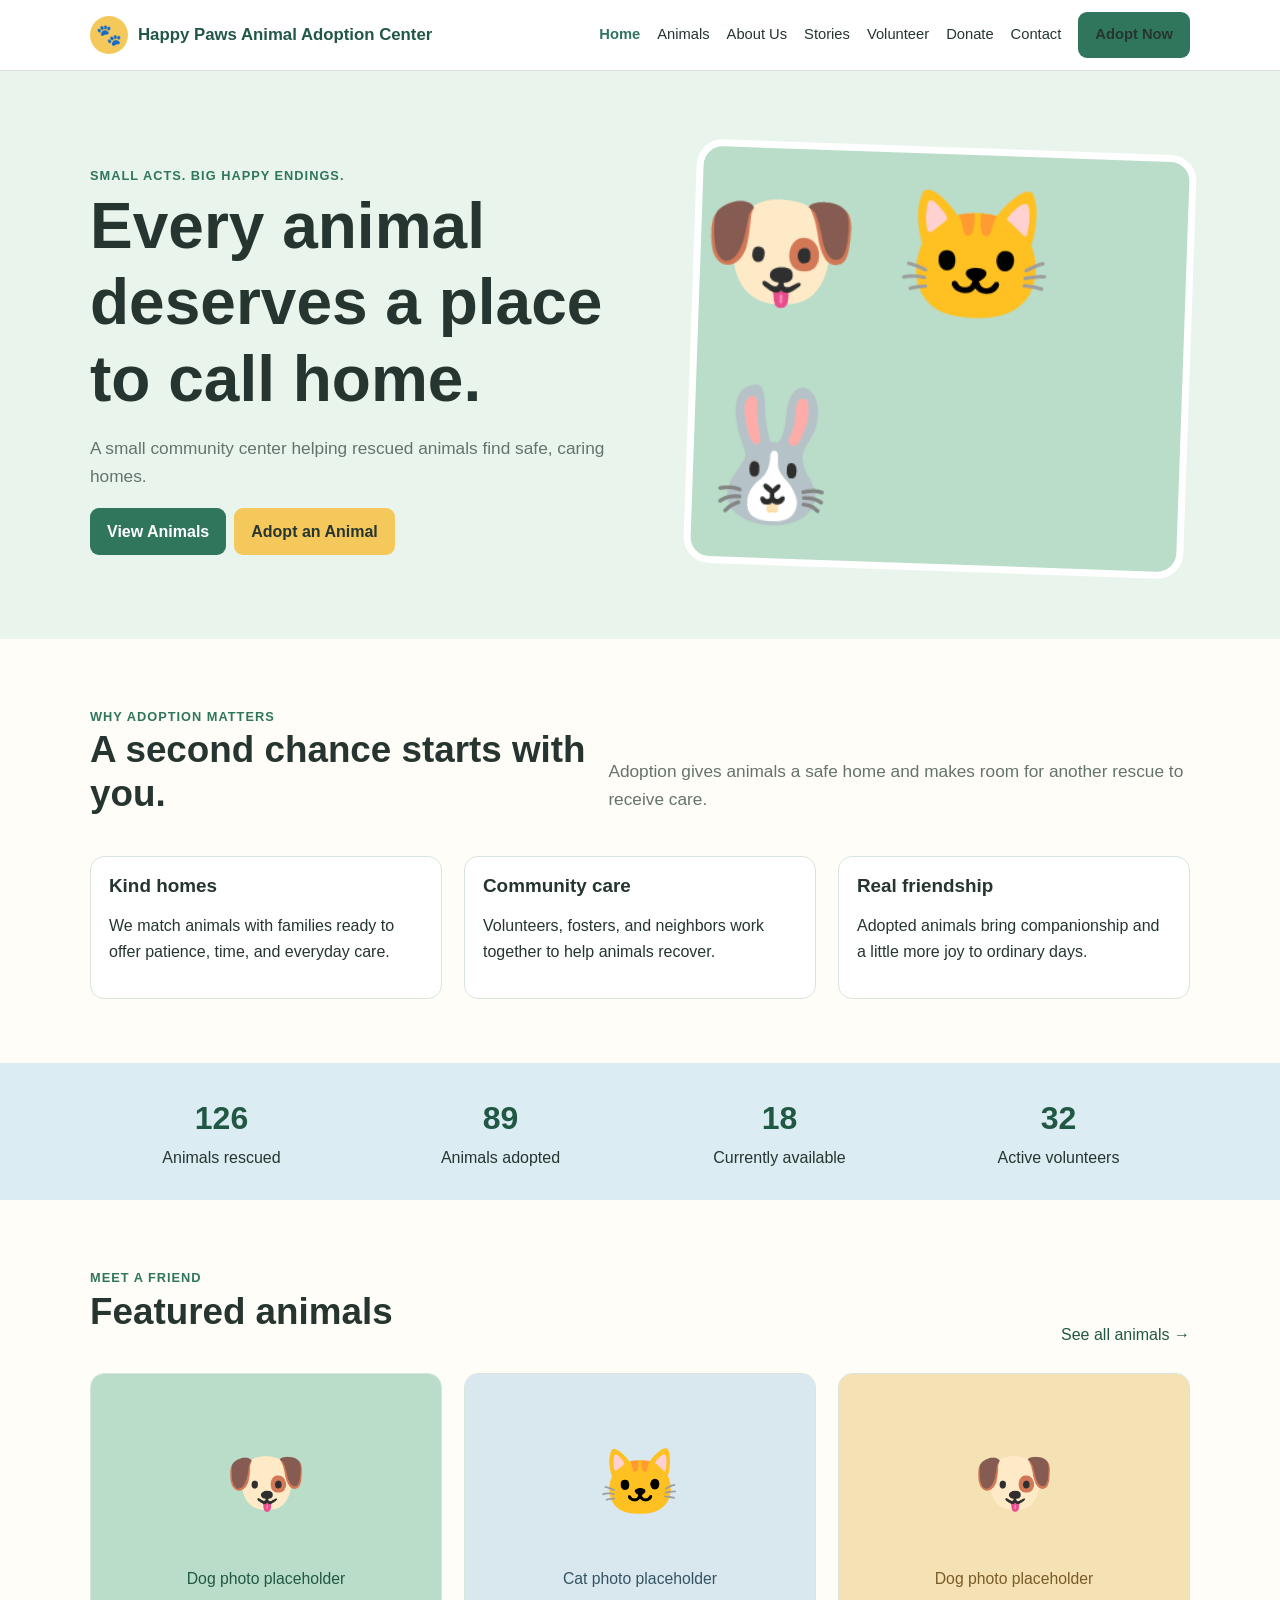
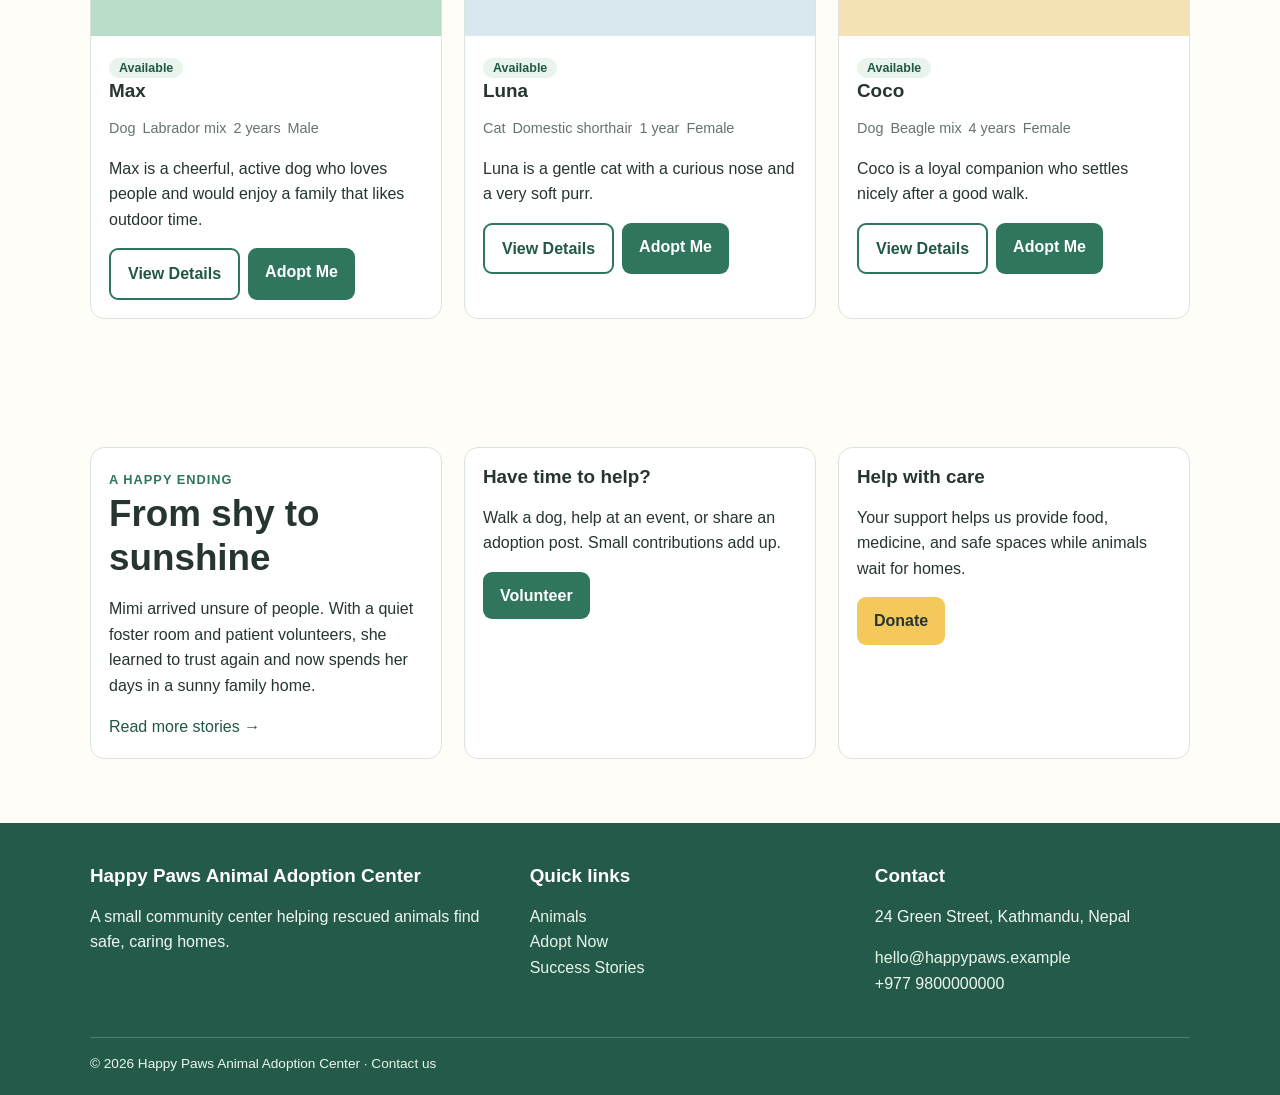
<file: index.html>
<!doctype html>
<html lang="en">
<head><meta charset="utf-8"><meta name="viewport" content="width=device-width, initial-scale=1"><title>Happy Paws | Animal Adoption Center</title><link rel="stylesheet" href="css/style.css"></head>
<body>
<header class="site-header"><div class="container nav-wrap"><a class="brand" href="index.html"><span class="brand-mark">🐾</span><span data-center-name>Happy Paws</span></a><button class="nav-toggle" aria-label="Open menu">☰</button><nav class="nav-links"><a class="active" href="index.html">Home</a><a href="animals.html">Animals</a><a href="about.html">About Us</a><a href="success-stories.html">Stories</a><a href="volunteer.html">Volunteer</a><a href="donate.html">Donate</a><a href="contact.html">Contact</a><a class="button" href="adoption.html">Adopt Now</a></nav></div></header>
<main>
	<section class="hero"><div class="container hero-grid"><div><span class="eyebrow">Small acts. Big happy endings.</span><h1>Every animal deserves a place to call home.</h1><p class="lead" data-center-description>A small community center helping rescued animals find safe, caring homes.</p><div class="card-actions"><a class="button" href="animals.html">View Animals</a><a class="button secondary" href="adoption.html">Adopt an Animal</a></div></div><div class="hero-art" aria-label="Illustration of a dog, cat and rabbit">🐶 🐱 🐰</div></div></section>
	<section class="section"><div class="container"><div class="section-heading"><div><span class="eyebrow">Why adoption matters</span><h2>A second chance starts with you.</h2></div><p class="lead">Adoption gives animals a safe home and makes room for another rescue to receive care.</p></div><div class="grid-3"><article class="card"><div class="card-body"><h3>Kind homes</h3><p>We match animals with families ready to offer patience, time, and everyday care.</p></div></article><article class="card"><div class="card-body"><h3>Community care</h3><p>Volunteers, fosters, and neighbors work together to help animals recover.</p></div></article><article class="card"><div class="card-body"><h3>Real friendship</h3><p>Adopted animals bring companionship and a little more joy to ordinary days.</p></div></article></div></div></section>
	<section class="stats"><div class="container grid-4"><div class="stat"><strong>126</strong><span>Animals rescued</span></div><div class="stat"><strong>89</strong><span>Animals adopted</span></div><div class="stat"><strong>18</strong><span>Currently available</span></div><div class="stat"><strong>32</strong><span>Active volunteers</span></div></div></section>
	<section class="section"><div class="container"><div class="section-heading"><div><span class="eyebrow">Meet a friend</span><h2>Featured animals</h2></div><a href="animals.html">See all animals →</a></div><div id="featured-animals" class="grid-3"></div></div></section>
	<section class="section"><div class="container grid-3"><div class="card"><div class="card-body"><span class="eyebrow">A happy ending</span><h2>From shy to sunshine</h2><p>Mimi arrived unsure of people. With a quiet foster room and patient volunteers, she learned to trust again and now spends her days in a sunny family home.</p><a href="success-stories.html">Read more stories →</a></div></div><div class="card"><div class="card-body"><h3>Have time to help?</h3><p>Walk a dog, help at an event, or share an adoption post. Small contributions add up.</p><a class="button" href="volunteer.html">Volunteer</a></div></div><div class="card"><div class="card-body"><h3>Help with care</h3><p>Your support helps us provide food, medicine, and safe spaces while animals wait for homes.</p><a class="button secondary" href="donate.html">Donate</a></div></div></div></section>
</main>
<footer class="footer"><div class="container footer-grid"><div><h3 data-center-name>Happy Paws Animal Adoption Center</h3><p data-center-description>A small community center helping rescued animals find safe, caring homes.</p></div><div><h3>Quick links</h3><p><a href="animals.html">Animals</a><br><a href="adoption.html">Adopt Now</a><br><a href="success-stories.html">Success Stories</a></p></div><div><h3>Contact</h3><p data-center-address>Address</p><p><a data-center-email href="mailto:hello@happypaws.example">Email</a><br><span data-center-phone>Phone</span></p></div></div><div class="container footer-bottom">© <span data-year></span> <span data-center-name>Happy Paws Animal Adoption Center</span> · <a href="contact.html">Contact us</a></div></footer><button class="back-top" aria-label="Back to top">↑</button>
<script src="js/data.js"></script><script src="js/main.js"></script><script src="js/animals.js"></script>
</body></html>
</file>
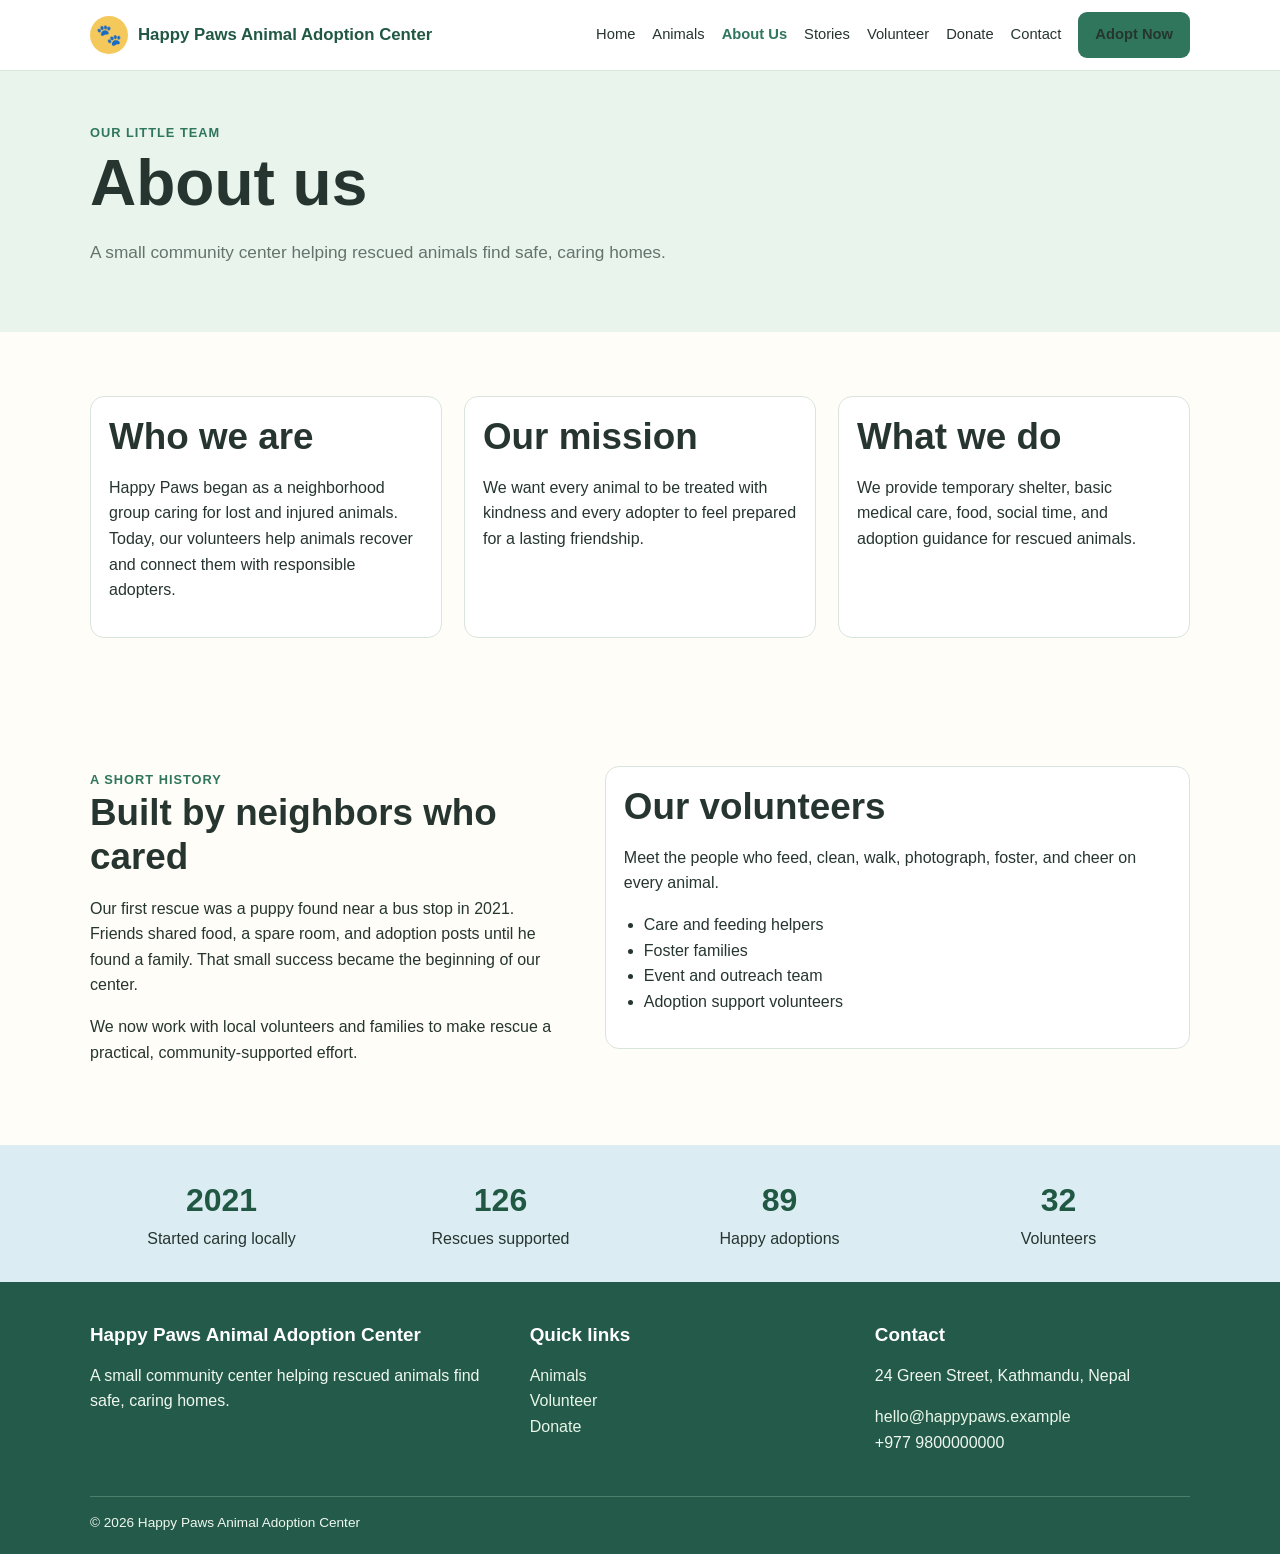
<file: about.html>
<!doctype html><html lang="en"><head><meta charset="utf-8"><meta name="viewport" content="width=device-width, initial-scale=1"><title>About Us | Happy Paws</title><link rel="stylesheet" href="css/style.css"></head><body>
<header class="site-header"><div class="container nav-wrap"><a class="brand" href="index.html"><span class="brand-mark">🐾</span><span data-center-name>Happy Paws</span></a><button class="nav-toggle" aria-label="Open menu">☰</button><nav class="nav-links"><a href="index.html">Home</a><a href="animals.html">Animals</a><a class="active" href="about.html">About Us</a><a href="success-stories.html">Stories</a><a href="volunteer.html">Volunteer</a><a href="donate.html">Donate</a><a href="contact.html">Contact</a><a class="button" href="adoption.html">Adopt Now</a></nav></div></header>
<main><section class="page-intro"><div class="container"><span class="eyebrow">Our little team</span><h1>About us</h1><p class="lead" data-center-description></p></div></section><section class="section"><div class="container grid-3"><article class="card"><div class="card-body"><h2>Who we are</h2><p>Happy Paws began as a neighborhood group caring for lost and injured animals. Today, our volunteers help animals recover and connect them with responsible adopters.</p></div></article><article class="card"><div class="card-body"><h2>Our mission</h2><p>We want every animal to be treated with kindness and every adopter to feel prepared for a lasting friendship.</p></div></article><article class="card"><div class="card-body"><h2>What we do</h2><p>We provide temporary shelter, basic medical care, food, social time, and adoption guidance for rescued animals.</p></div></article></div></section><section class="section"><div class="container detail-grid"><div><span class="eyebrow">A short history</span><h2>Built by neighbors who cared</h2><p>Our first rescue was a puppy found near a bus stop in 2021. Friends shared food, a spare room, and adoption posts until he found a family. That small success became the beginning of our center.</p><p>We now work with local volunteers and families to make rescue a practical, community-supported effort.</p></div><div class="card"><div class="card-body"><h2>Our volunteers</h2><p>Meet the people who feed, clean, walk, photograph, foster, and cheer on every animal.</p><ul class="info-list"><li>Care and feeding helpers</li><li>Foster families</li><li>Event and outreach team</li><li>Adoption support volunteers</li></ul></div></div></div></section><section class="stats"><div class="container grid-4"><div class="stat"><strong>2021</strong><span>Started caring locally</span></div><div class="stat"><strong>126</strong><span>Rescues supported</span></div><div class="stat"><strong>89</strong><span>Happy adoptions</span></div><div class="stat"><strong>32</strong><span>Volunteers</span></div></div></section></main>
<footer class="footer"><div class="container footer-grid"><div><h3 data-center-name></h3><p data-center-description></p></div><div><h3>Quick links</h3><p><a href="animals.html">Animals</a><br><a href="volunteer.html">Volunteer</a><br><a href="donate.html">Donate</a></p></div><div><h3>Contact</h3><p data-center-address></p><p><a data-center-email></a><br><span data-center-phone></span></p></div></div><div class="container footer-bottom">© <span data-year></span> <span data-center-name></span></div></footer><button class="back-top" aria-label="Back to top">↑</button><script src="js/data.js"></script><script src="js/main.js"></script></body></html>
</file>
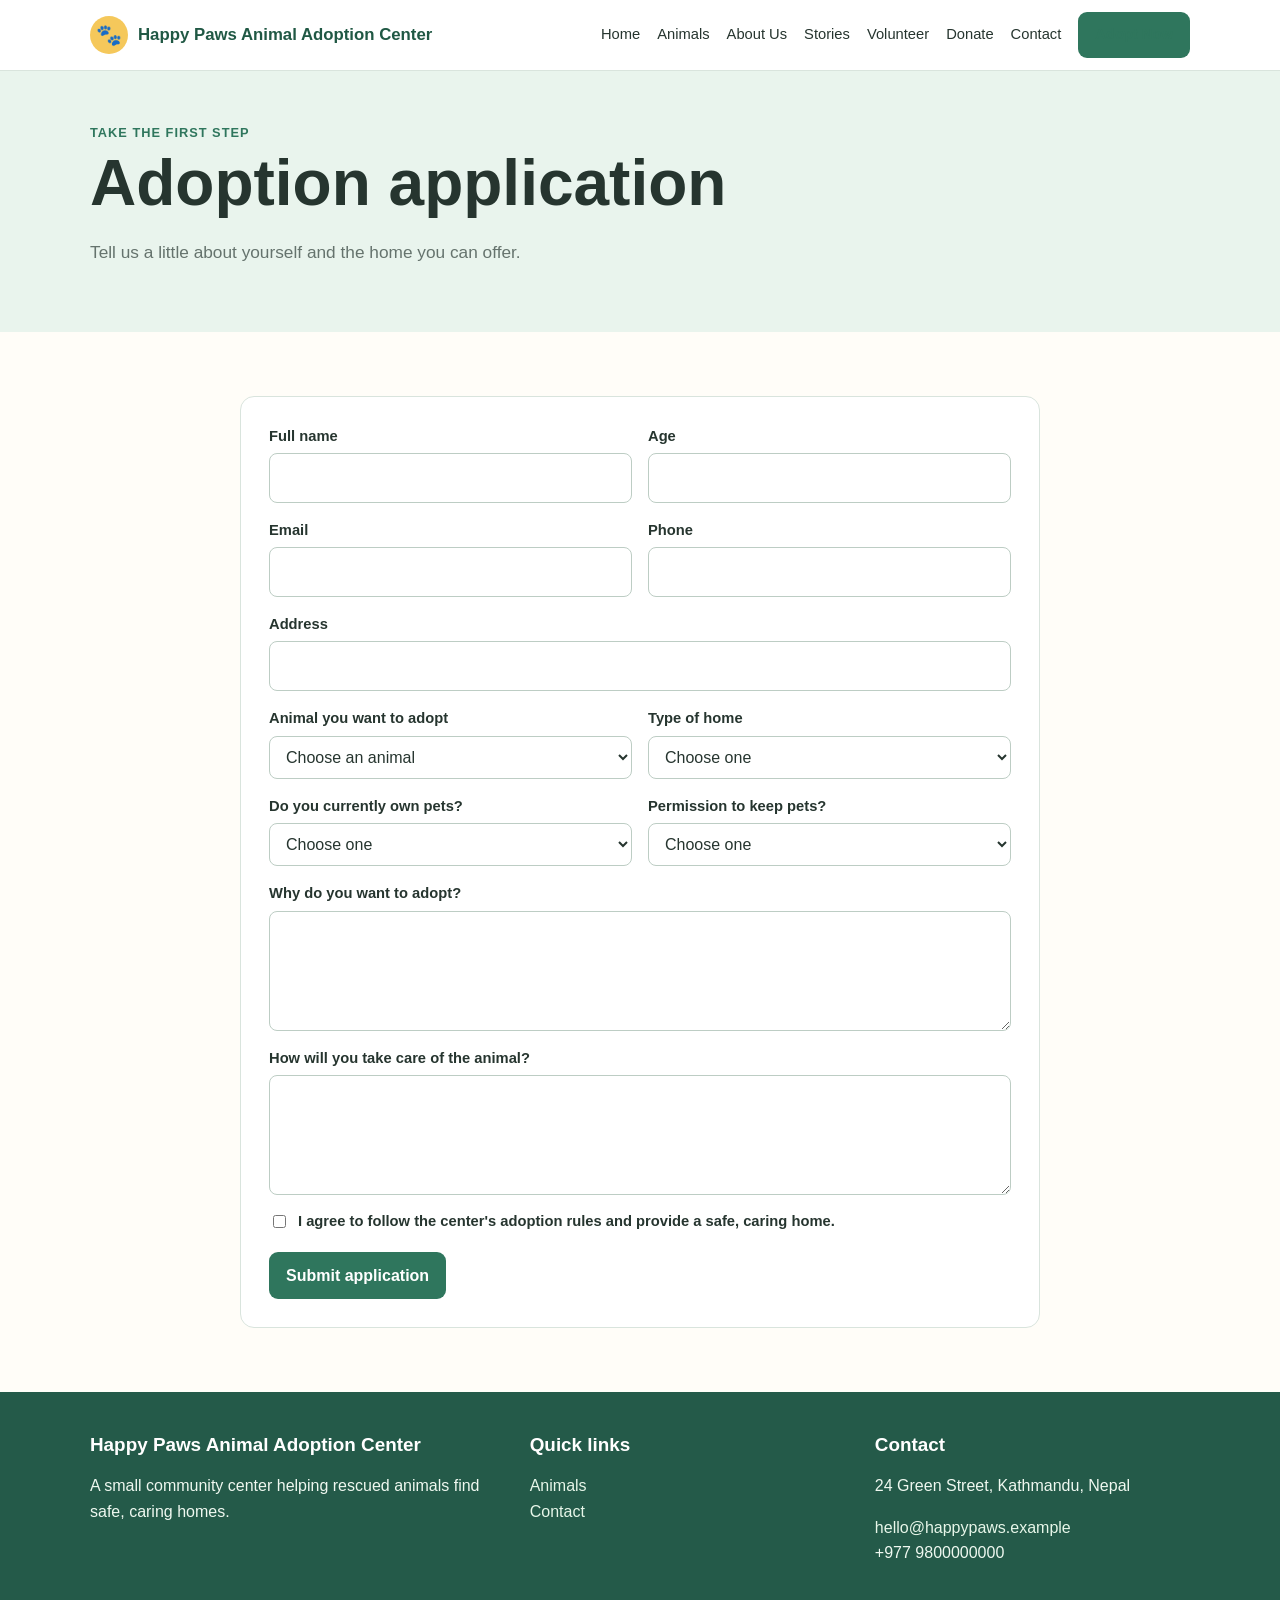
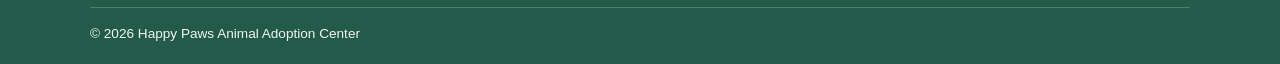
<file: adoption.html>
<!doctype html><html lang="en"><head><meta charset="utf-8"><meta name="viewport" content="width=device-width, initial-scale=1"><title>Adoption Application | Happy Paws</title><link rel="stylesheet" href="css/style.css"></head><body>
<header class="site-header"><div class="container nav-wrap"><a class="brand" href="index.html"><span class="brand-mark">🐾</span><span data-center-name>Happy Paws</span></a><button class="nav-toggle" aria-label="Open menu">☰</button><nav class="nav-links"><a href="index.html">Home</a><a href="animals.html">Animals</a><a href="about.html">About Us</a><a href="success-stories.html">Stories</a><a href="volunteer.html">Volunteer</a><a href="donate.html">Donate</a><a href="contact.html">Contact</a><a class="button active" href="adoption.html">Adopt Now</a></nav></div></header>
<main><section class="page-intro"><div class="container"><span class="eyebrow">Take the first step</span><h1>Adoption application</h1><p class="lead">Tell us a little about yourself and the home you can offer.</p></div></section><section class="section"><div class="container"><form class="form-panel" data-storage-key="adoptionApplications" data-form-endpoint="https://formspree.io/f/xdekowvo"><div class="form-grid"><div class="field"><label for="full-name">Full name</label><input id="full-name" name="fullName" required></div><div class="field"><label for="age">Age</label><input id="age" name="age" type="number" min="18" required></div><div class="field"><label for="email">Email</label><input id="email" name="email" type="email" required></div><div class="field"><label for="phone">Phone</label><input id="phone" name="phone" type="tel" required></div><div class="field full"><label for="address">Address</label><input id="address" name="address" required></div><div class="field"><label for="adoption-animal">Animal you want to adopt</label><select id="adoption-animal" name="animal" required><option value="">Choose an animal</option></select></div><div class="field"><label for="home">Type of home</label><select id="home" name="homeType" required><option value="">Choose one</option><option>House</option><option>Apartment</option><option>Shared home</option><option>Other</option></select></div><div class="field"><label for="pets">Do you currently own pets?</label><select id="pets" name="currentPets" required><option value="">Choose one</option><option>Yes</option><option>No</option></select></div><div class="field"><label for="permission">Permission to keep pets?</label><select id="permission" name="permission" required><option value="">Choose one</option><option>Yes</option><option>No</option></select></div><div class="field full"><label for="why">Why do you want to adopt?</label><textarea id="why" name="reason" required></textarea></div><div class="field full"><label for="care">How will you take care of the animal?</label><textarea id="care" name="carePlan" required></textarea></div></div><label class="check-row"><input type="checkbox" name="agreesToRules" required> I agree to follow the center's adoption rules and provide a safe, caring home.</label><button class="button" type="submit">Submit application</button><div class="success-message">Thank you! Your adoption application has been submitted successfully.</div></form></div></section></main>
<footer class="footer"><div class="container footer-grid"><div><h3 data-center-name></h3><p data-center-description></p></div><div><h3>Quick links</h3><p><a href="animals.html">Animals</a><br><a href="contact.html">Contact</a></p></div><div><h3>Contact</h3><p data-center-address></p><p><a data-center-email></a><br><span data-center-phone></span></p></div></div><div class="container footer-bottom">© <span data-year></span> <span data-center-name></span></div></footer><button class="back-top" aria-label="Back to top">↑</button><script src="js/data.js"></script><script src="js/main.js"></script><script src="js/forms.js"></script></body></html>
</file>
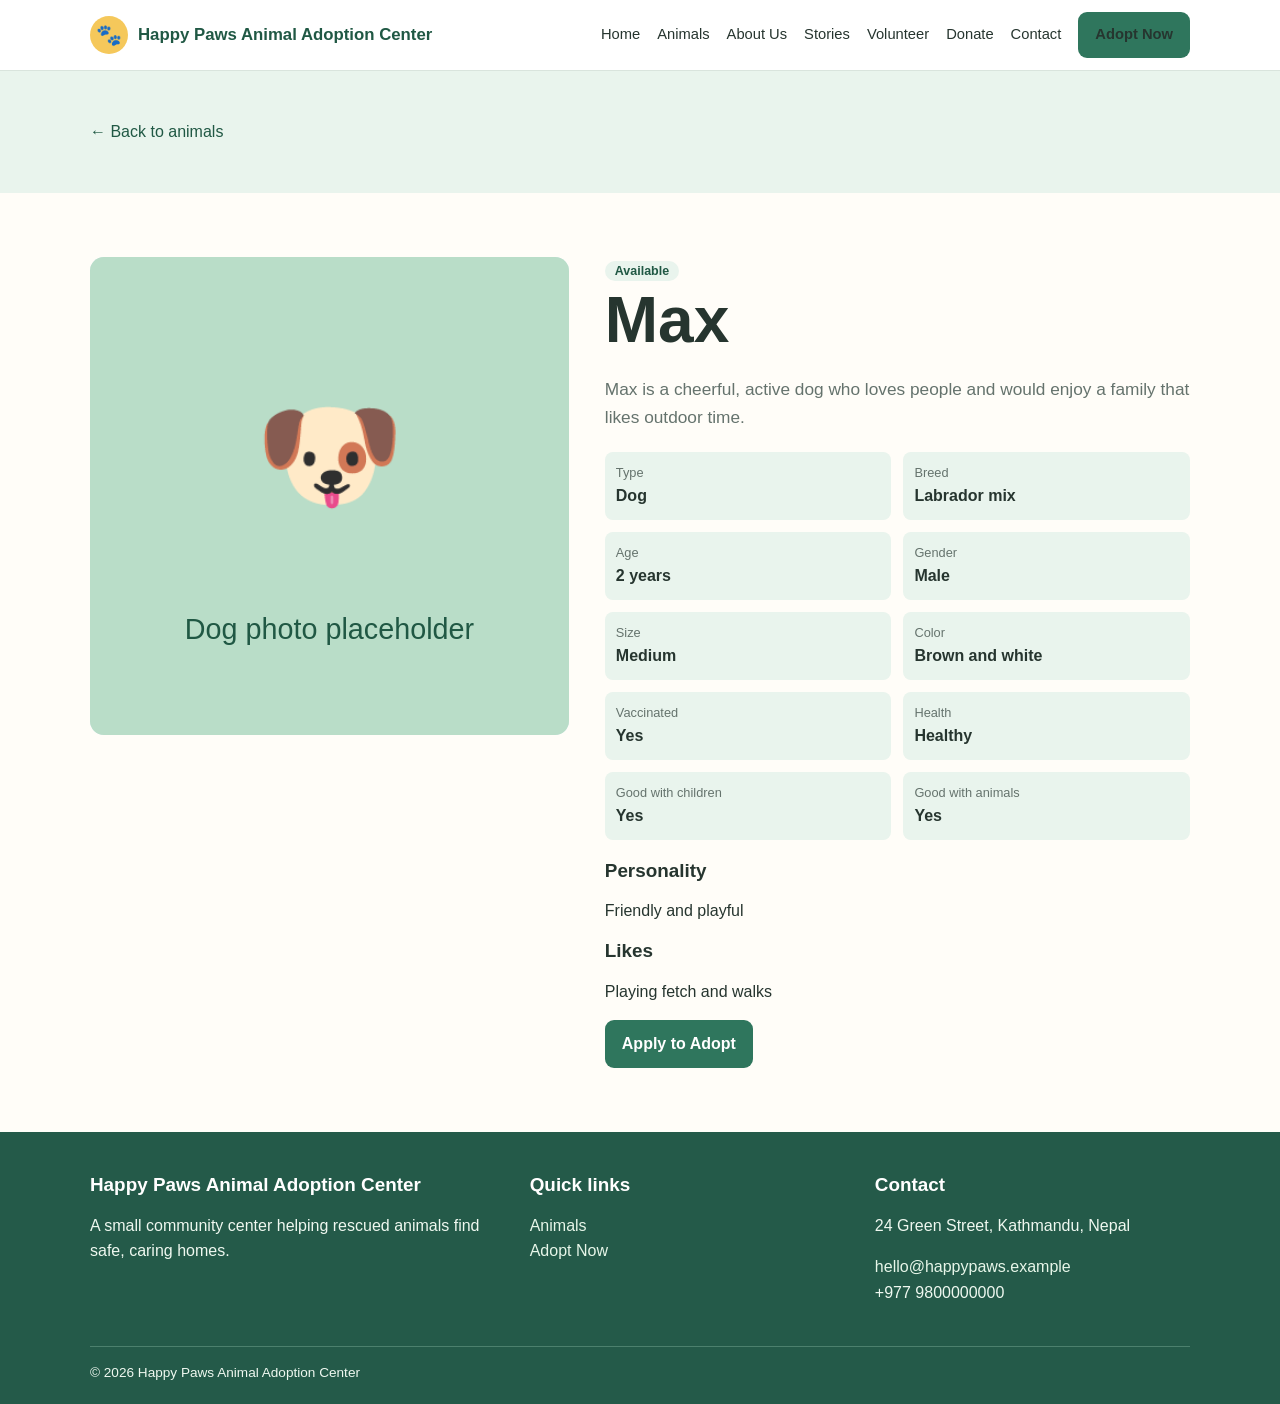
<file: animal-details.html>
<!doctype html><html lang="en"><head><meta charset="utf-8"><meta name="viewport" content="width=device-width, initial-scale=1"><title>Animal Details | Happy Paws</title><link rel="stylesheet" href="css/style.css"></head><body>
<header class="site-header"><div class="container nav-wrap"><a class="brand" href="index.html"><span class="brand-mark">🐾</span><span data-center-name>Happy Paws</span></a><button class="nav-toggle" aria-label="Open menu">☰</button><nav class="nav-links"><a href="index.html">Home</a><a href="animals.html">Animals</a><a href="about.html">About Us</a><a href="success-stories.html">Stories</a><a href="volunteer.html">Volunteer</a><a href="donate.html">Donate</a><a href="contact.html">Contact</a><a class="button" href="adoption.html">Adopt Now</a></nav></div></header>
<main><section class="page-intro"><div class="container"><a href="animals.html">← Back to animals</a></div></section><section class="section"><div class="container" id="animal-detail"></div></section></main>
<footer class="footer"><div class="container footer-grid"><div><h3 data-center-name></h3><p data-center-description></p></div><div><h3>Quick links</h3><p><a href="animals.html">Animals</a><br><a href="adoption.html">Adopt Now</a></p></div><div><h3>Contact</h3><p data-center-address></p><p><a data-center-email></a><br><span data-center-phone></span></p></div></div><div class="container footer-bottom">© <span data-year></span> <span data-center-name></span></div></footer><button class="back-top" aria-label="Back to top">↑</button><script src="js/data.js"></script><script src="js/main.js"></script><script src="js/animals.js"></script></body></html>
</file>
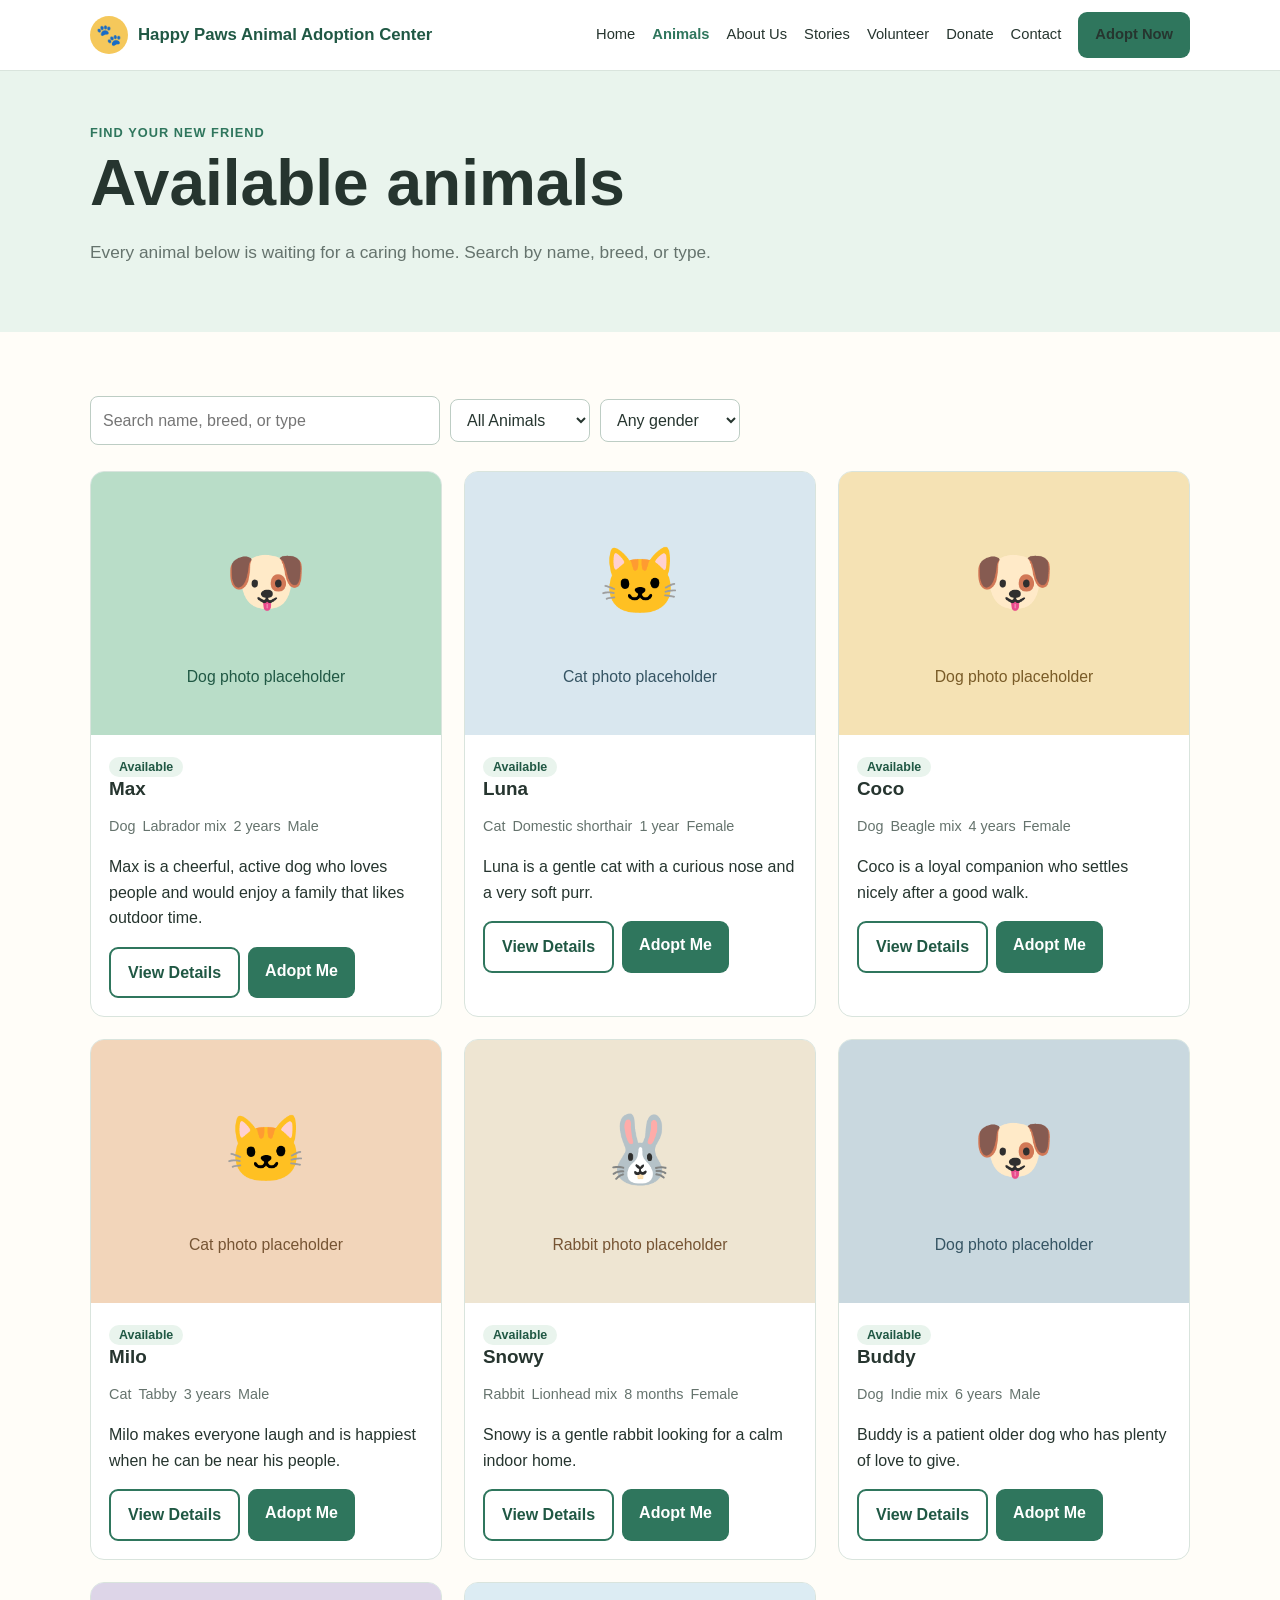
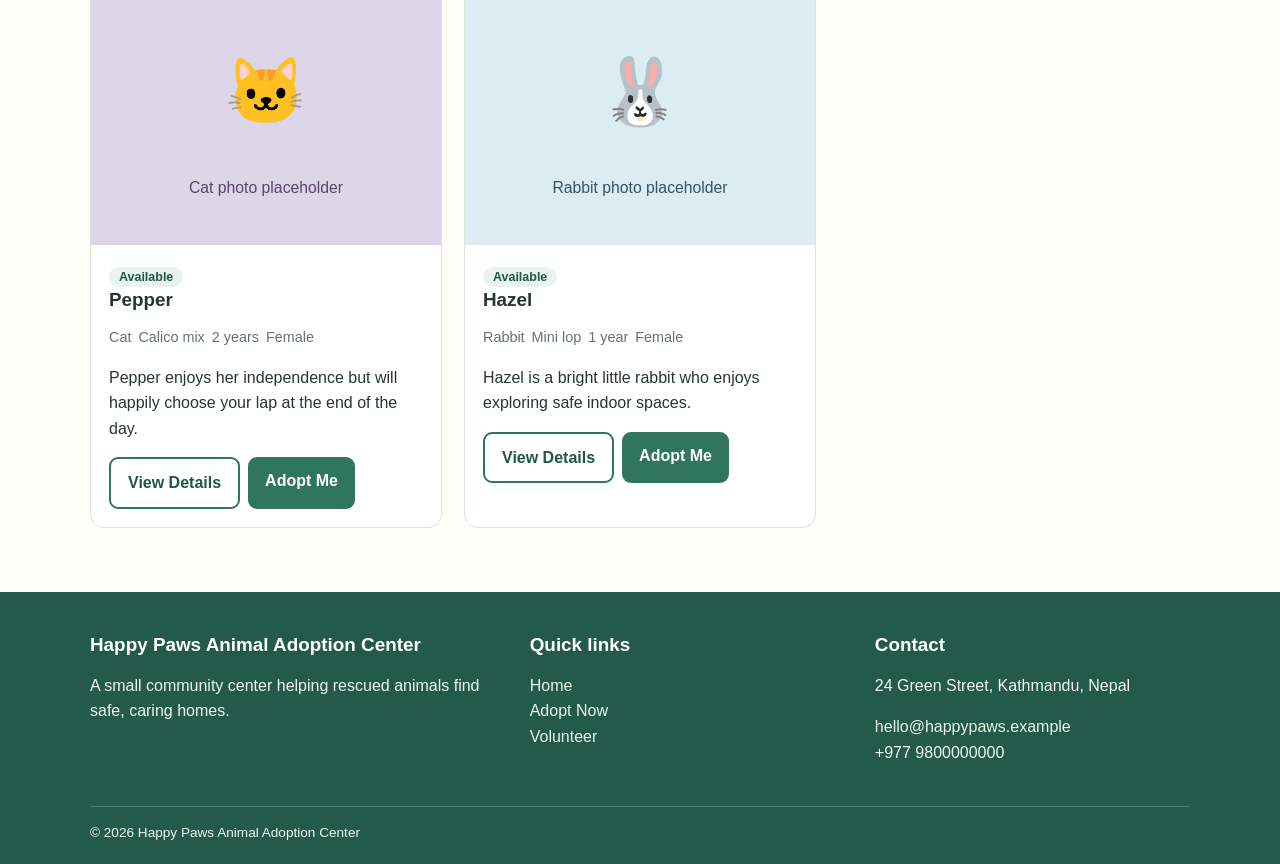
<file: animals.html>
<!doctype html><html lang="en"><head><meta charset="utf-8"><meta name="viewport" content="width=device-width, initial-scale=1"><title>Available Animals | Happy Paws</title><link rel="stylesheet" href="css/style.css"></head><body>
<header class="site-header"><div class="container nav-wrap"><a class="brand" href="index.html"><span class="brand-mark">🐾</span><span data-center-name>Happy Paws</span></a><button class="nav-toggle" aria-label="Open menu">☰</button><nav class="nav-links"><a href="index.html">Home</a><a class="active" href="animals.html">Animals</a><a href="about.html">About Us</a><a href="success-stories.html">Stories</a><a href="volunteer.html">Volunteer</a><a href="donate.html">Donate</a><a href="contact.html">Contact</a><a class="button" href="adoption.html">Adopt Now</a></nav></div></header>
<main><section class="page-intro"><div class="container"><span class="eyebrow">Find your new friend</span><h1>Available animals</h1><p class="lead">Every animal below is waiting for a caring home. Search by name, breed, or type.</p></div></section><section class="section"><div class="container"><div class="filters"><input id="animal-search" type="search" placeholder="Search name, breed, or type" aria-label="Search animals"><select id="type-filter" aria-label="Filter by animal type"><option value="">All Animals</option><option>Dog</option><option>Cat</option><option>Rabbit</option><option>Other</option></select><select id="gender-filter" aria-label="Filter by gender"><option value="">Any gender</option><option>Male</option><option>Female</option></select></div><div id="animal-grid" class="grid-3"></div></div></section></main>
<footer class="footer"><div class="container footer-grid"><div><h3 data-center-name>Happy Paws Animal Adoption Center</h3><p data-center-description></p></div><div><h3>Quick links</h3><p><a href="index.html">Home</a><br><a href="adoption.html">Adopt Now</a><br><a href="volunteer.html">Volunteer</a></p></div><div><h3>Contact</h3><p data-center-address></p><p><a data-center-email></a><br><span data-center-phone></span></p></div></div><div class="container footer-bottom">© <span data-year></span> <span data-center-name></span></div></footer><button class="back-top" aria-label="Back to top">↑</button><script src="js/data.js"></script><script src="js/main.js"></script><script src="js/animals.js"></script></body></html>
</file>
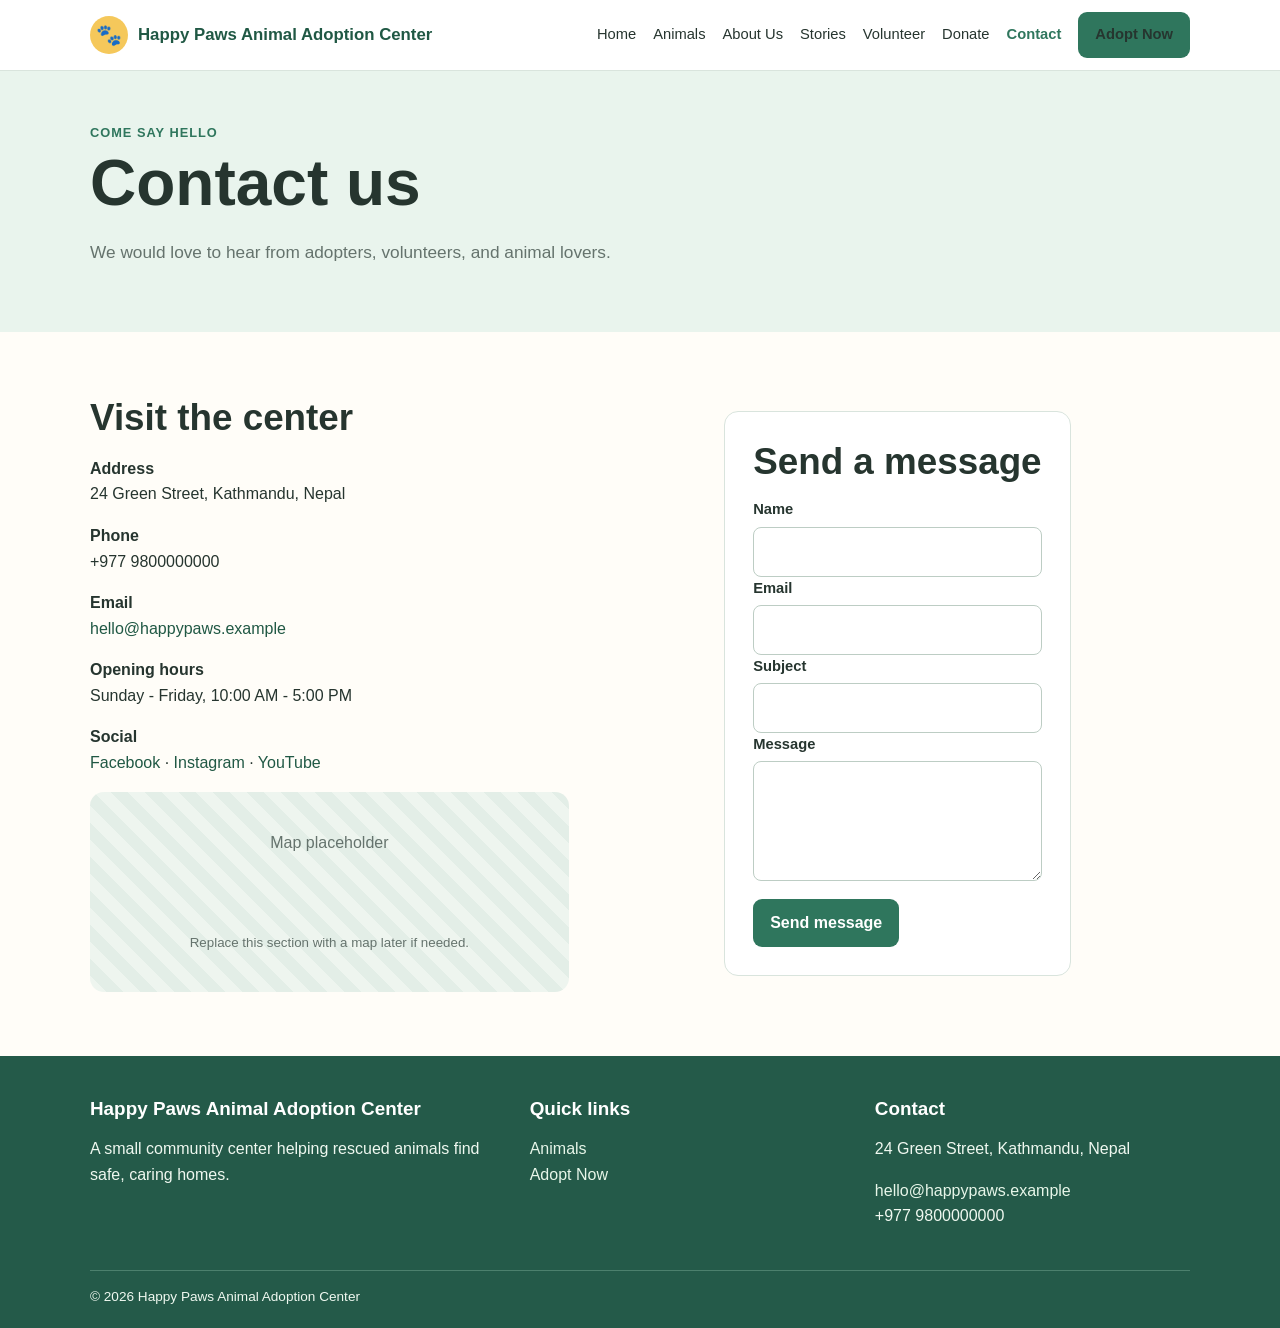
<file: contact.html>
<!doctype html><html lang="en"><head><meta charset="utf-8"><meta name="viewport" content="width=device-width, initial-scale=1"><title>Contact | Happy Paws</title><link rel="stylesheet" href="css/style.css"></head><body>
<header class="site-header"><div class="container nav-wrap"><a class="brand" href="index.html"><span class="brand-mark">🐾</span><span data-center-name>Happy Paws</span></a><button class="nav-toggle" aria-label="Open menu">☰</button><nav class="nav-links"><a href="index.html">Home</a><a href="animals.html">Animals</a><a href="about.html">About Us</a><a href="success-stories.html">Stories</a><a href="volunteer.html">Volunteer</a><a href="donate.html">Donate</a><a class="active" href="contact.html">Contact</a><a class="button" href="adoption.html">Adopt Now</a></nav></div></header>
<main><section class="page-intro"><div class="container"><span class="eyebrow">Come say hello</span><h1>Contact us</h1><p class="lead">We would love to hear from adopters, volunteers, and animal lovers.</p></div></section><section class="section"><div class="container detail-grid"><div><h2>Visit the center</h2><p><strong>Address</strong><br><span data-center-address></span></p><p><strong>Phone</strong><br><span data-center-phone></span></p><p><strong>Email</strong><br><a data-center-email></a></p><p><strong>Opening hours</strong><br><span data-center-hours></span></p><p><strong>Social</strong><br><a href="#">Facebook</a> · <a href="#">Instagram</a> · <a href="#">YouTube</a></p><div class="map-placeholder">Map placeholder<br><small>Replace this section with a map later if needed.</small></div></div><form class="form-panel" data-storage-key="contactMessages" data-form-endpoint="https://formspree.io/f/xdekowvo"><h2>Send a message</h2><div class="field"><label for="name">Name</label><input id="name" name="name" required></div><div class="field"><label for="email">Email</label><input id="email" name="email" type="email" required></div><div class="field"><label for="subject">Subject</label><input id="subject" name="subject" required></div><div class="field"><label for="message">Message</label><textarea id="message" name="message" required></textarea></div><button class="button" type="submit">Send message</button><div class="success-message">Your message has been sent successfully.</div></form></div></section></main>
<footer class="footer"><div class="container footer-grid"><div><h3 data-center-name></h3><p data-center-description></p></div><div><h3>Quick links</h3><p><a href="animals.html">Animals</a><br><a href="adoption.html">Adopt Now</a></p></div><div><h3>Contact</h3><p data-center-address></p><p><a data-center-email></a><br><span data-center-phone></span></p></div></div><div class="container footer-bottom">© <span data-year></span> <span data-center-name></span></div></footer><button class="back-top" aria-label="Back to top">↑</button><script src="js/data.js"></script><script src="js/main.js"></script><script src="js/forms.js"></script></body></html>
</file>
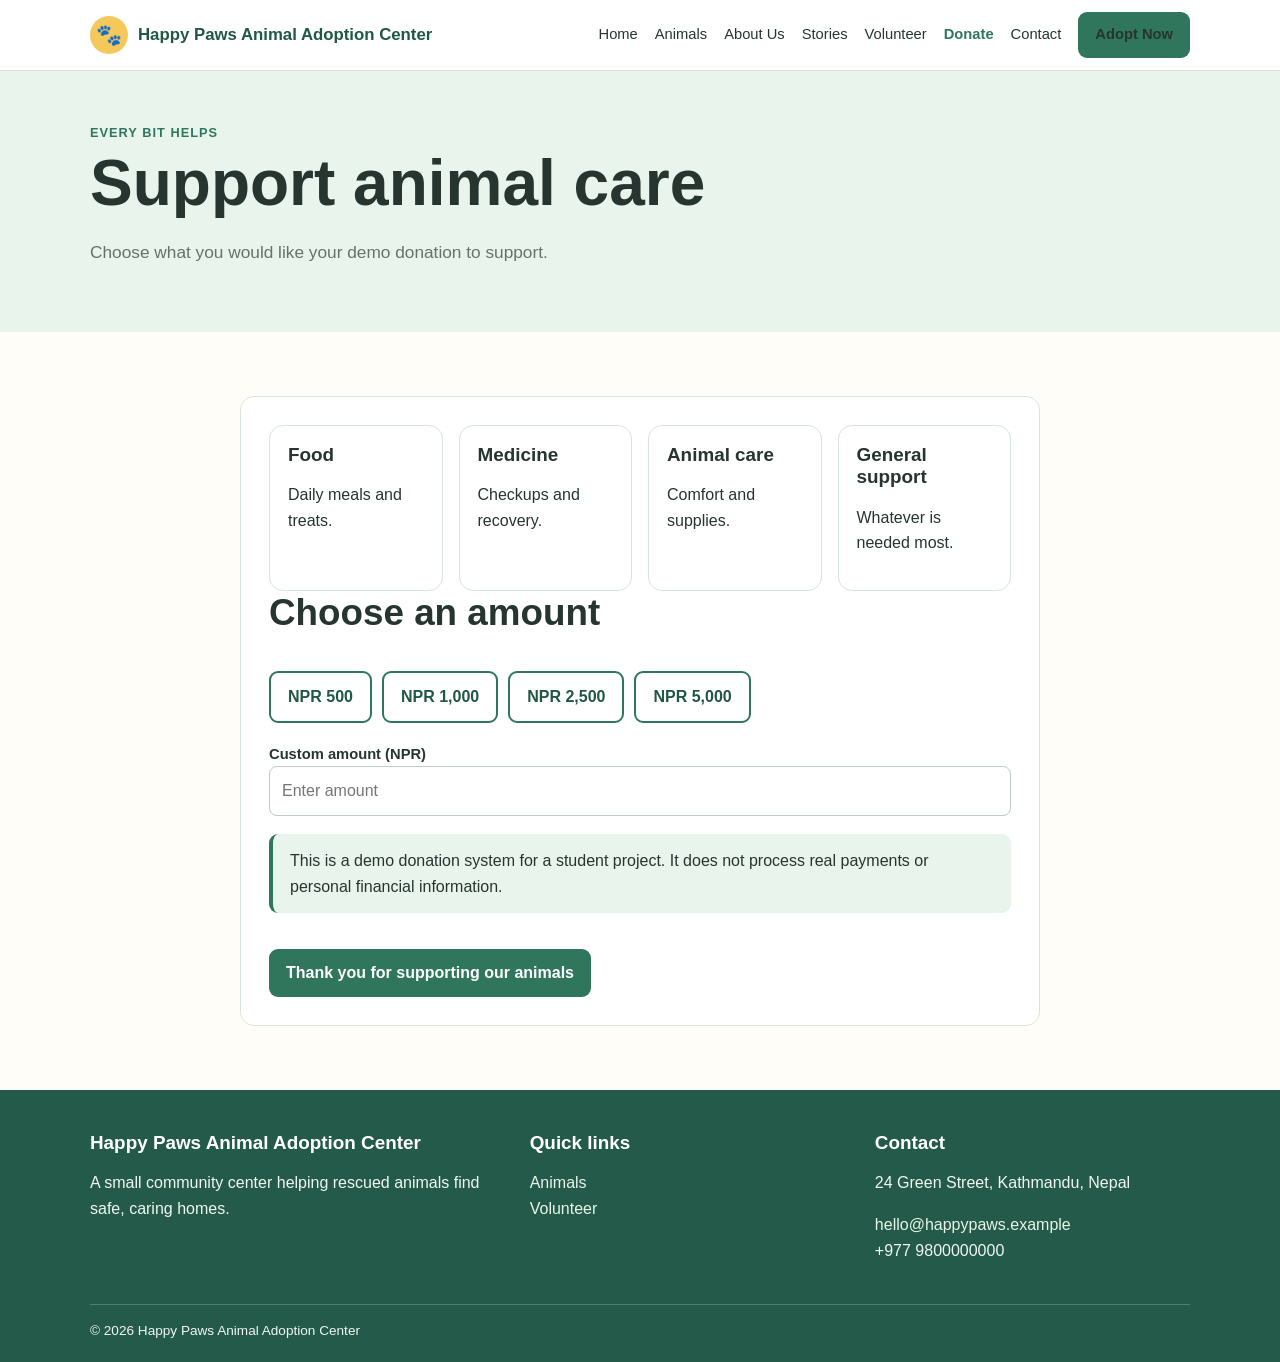
<file: donate.html>
<!doctype html><html lang="en"><head><meta charset="utf-8"><meta name="viewport" content="width=device-width, initial-scale=1"><title>Donate | Happy Paws</title><link rel="stylesheet" href="css/style.css"><style>.amounts{display:flex;gap:10px;flex-wrap:wrap;margin:18px 0}.amounts button.selected{background:var(--green-dark);color:#fff}</style></head><body>
<header class="site-header"><div class="container nav-wrap"><a class="brand" href="index.html"><span class="brand-mark">🐾</span><span data-center-name>Happy Paws</span></a><button class="nav-toggle" aria-label="Open menu">☰</button><nav class="nav-links"><a href="index.html">Home</a><a href="animals.html">Animals</a><a href="about.html">About Us</a><a href="success-stories.html">Stories</a><a href="volunteer.html">Volunteer</a><a class="active" href="donate.html">Donate</a><a href="contact.html">Contact</a><a class="button" href="adoption.html">Adopt Now</a></nav></div></header>
<main><section class="page-intro"><div class="container"><span class="eyebrow">Every bit helps</span><h1>Support animal care</h1><p class="lead">Choose what you would like your demo donation to support.</p></div></section><section class="section"><div class="container"><div class="form-panel"><div class="grid-4"><div class="card"><div class="card-body"><h3>Food</h3><p>Daily meals and treats.</p></div></div><div class="card"><div class="card-body"><h3>Medicine</h3><p>Checkups and recovery.</p></div></div><div class="card"><div class="card-body"><h3>Animal care</h3><p>Comfort and supplies.</p></div></div><div class="card"><div class="card-body"><h3>General support</h3><p>Whatever is needed most.</p></div></div></div><h2>Choose an amount</h2><div class="amounts"><button class="button outline" type="button" data-donation="500">NPR 500</button><button class="button outline" type="button" data-donation="1000">NPR 1,000</button><button class="button outline" type="button" data-donation="2500">NPR 2,500</button><button class="button outline" type="button" data-donation="5000">NPR 5,000</button></div><label for="donation-amount">Custom amount (NPR)</label><input id="donation-amount" type="number" min="1" placeholder="Enter amount"><div class="notice">This is a demo donation system for a student project. It does not process real payments or personal financial information.</div><button class="button" type="button" onclick="document.querySelector('#thanks').classList.add('show')">Thank you for supporting our animals</button><div id="thanks" class="success-message">Thank you for supporting our animals.</div></div></div></section></main>
<footer class="footer"><div class="container footer-grid"><div><h3 data-center-name></h3><p data-center-description></p></div><div><h3>Quick links</h3><p><a href="animals.html">Animals</a><br><a href="volunteer.html">Volunteer</a></p></div><div><h3>Contact</h3><p data-center-address></p><p><a data-center-email></a><br><span data-center-phone></span></p></div></div><div class="container footer-bottom">© <span data-year></span> <span data-center-name></span></div></footer><button class="back-top" aria-label="Back to top">↑</button><script src="js/data.js"></script><script src="js/main.js"></script><script src="js/forms.js"></script></body></html>
</file>
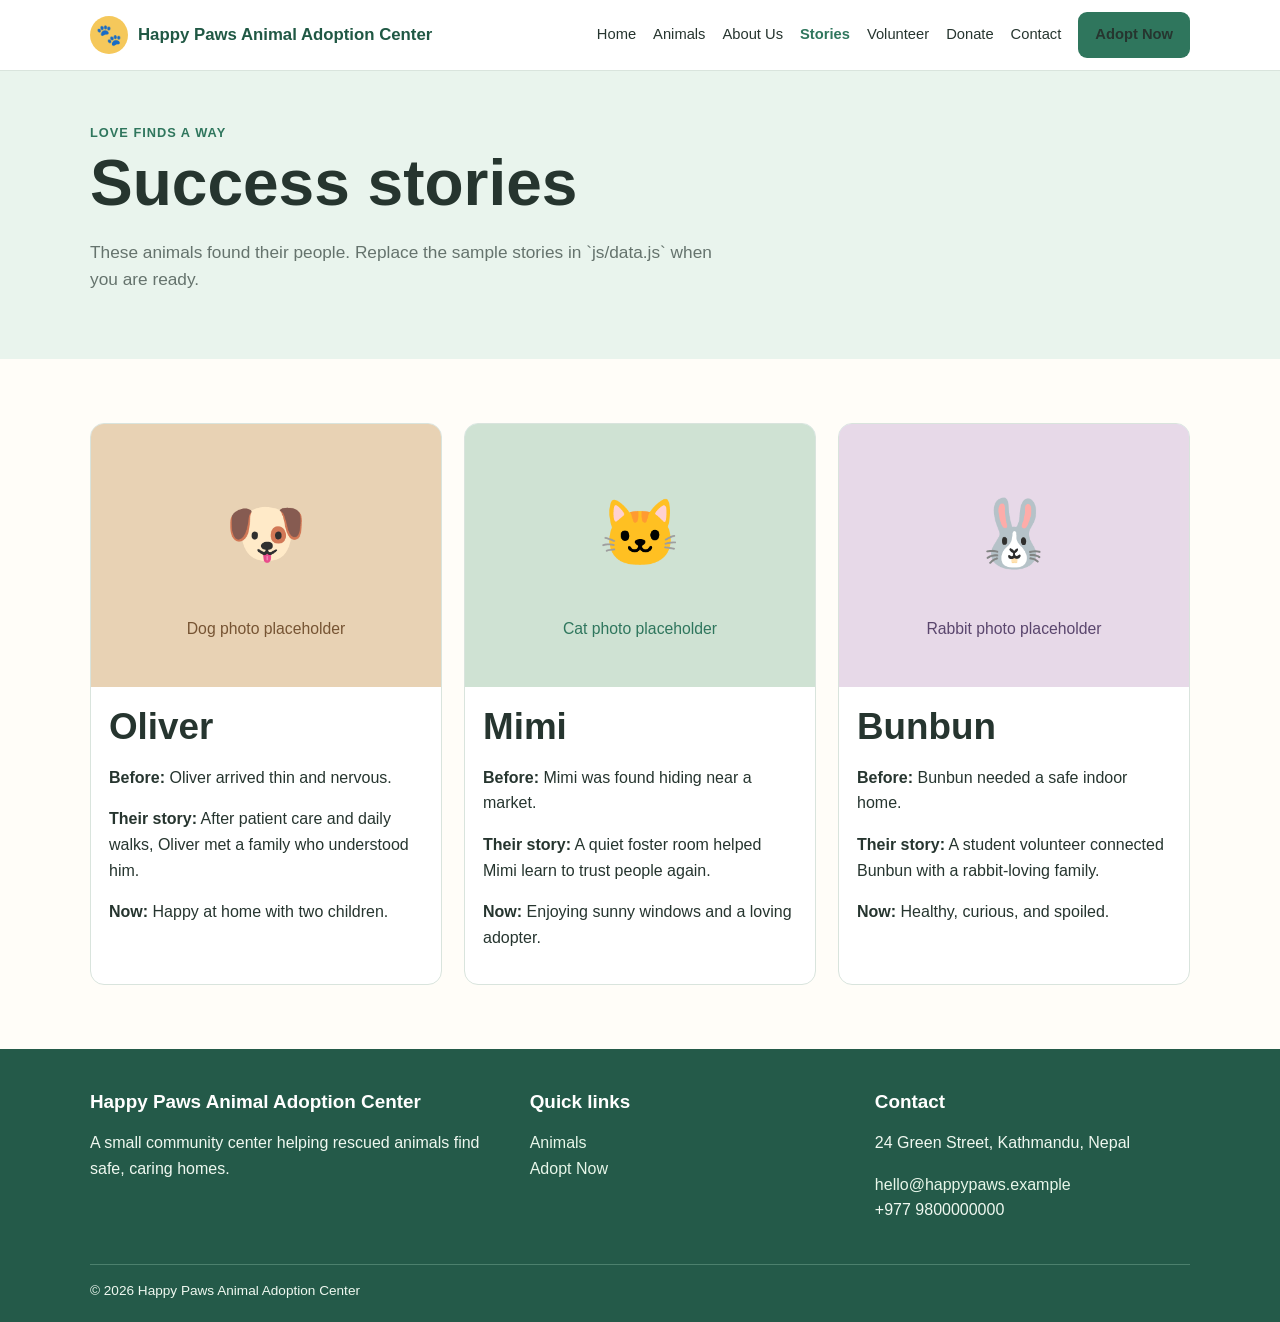
<file: success-stories.html>
<!doctype html><html lang="en"><head><meta charset="utf-8"><meta name="viewport" content="width=device-width, initial-scale=1"><title>Success Stories | Happy Paws</title><link rel="stylesheet" href="css/style.css"></head><body>
<header class="site-header"><div class="container nav-wrap"><a class="brand" href="index.html"><span class="brand-mark">🐾</span><span data-center-name>Happy Paws</span></a><button class="nav-toggle" aria-label="Open menu">☰</button><nav class="nav-links"><a href="index.html">Home</a><a href="animals.html">Animals</a><a href="about.html">About Us</a><a class="active" href="success-stories.html">Stories</a><a href="volunteer.html">Volunteer</a><a href="donate.html">Donate</a><a href="contact.html">Contact</a><a class="button" href="adoption.html">Adopt Now</a></nav></div></header>
<main><section class="page-intro"><div class="container"><span class="eyebrow">Love finds a way</span><h1>Success stories</h1><p class="lead">These animals found their people. Replace the sample stories in `js/data.js` when you are ready.</p></div></section><section class="section"><div class="container grid-3" id="stories-grid"></div></section></main>
<footer class="footer"><div class="container footer-grid"><div><h3 data-center-name></h3><p data-center-description></p></div><div><h3>Quick links</h3><p><a href="animals.html">Animals</a><br><a href="adoption.html">Adopt Now</a></p></div><div><h3>Contact</h3><p data-center-address></p><p><a data-center-email></a><br><span data-center-phone></span></p></div></div><div class="container footer-bottom">© <span data-year></span> <span data-center-name></span></div></footer><button class="back-top" aria-label="Back to top">↑</button><script src="js/data.js"></script><script src="js/main.js"></script><script>document.addEventListener('DOMContentLoaded',()=>{document.querySelector('#stories-grid').innerHTML=successStories.map(story=>`<article class="card story-card"><img src="${story.image}" alt="${story.name}" onerror="this.onerror=null;this.src='images/placeholder.svg'"><div class="card-body"><h2>${story.name}</h2><p><strong>Before:</strong> ${story.previous}</p><p><strong>Their story:</strong> ${story.story}</p><p><strong>Now:</strong> ${story.current}</p></div></article>`).join('')});</script></body></html>
</file>
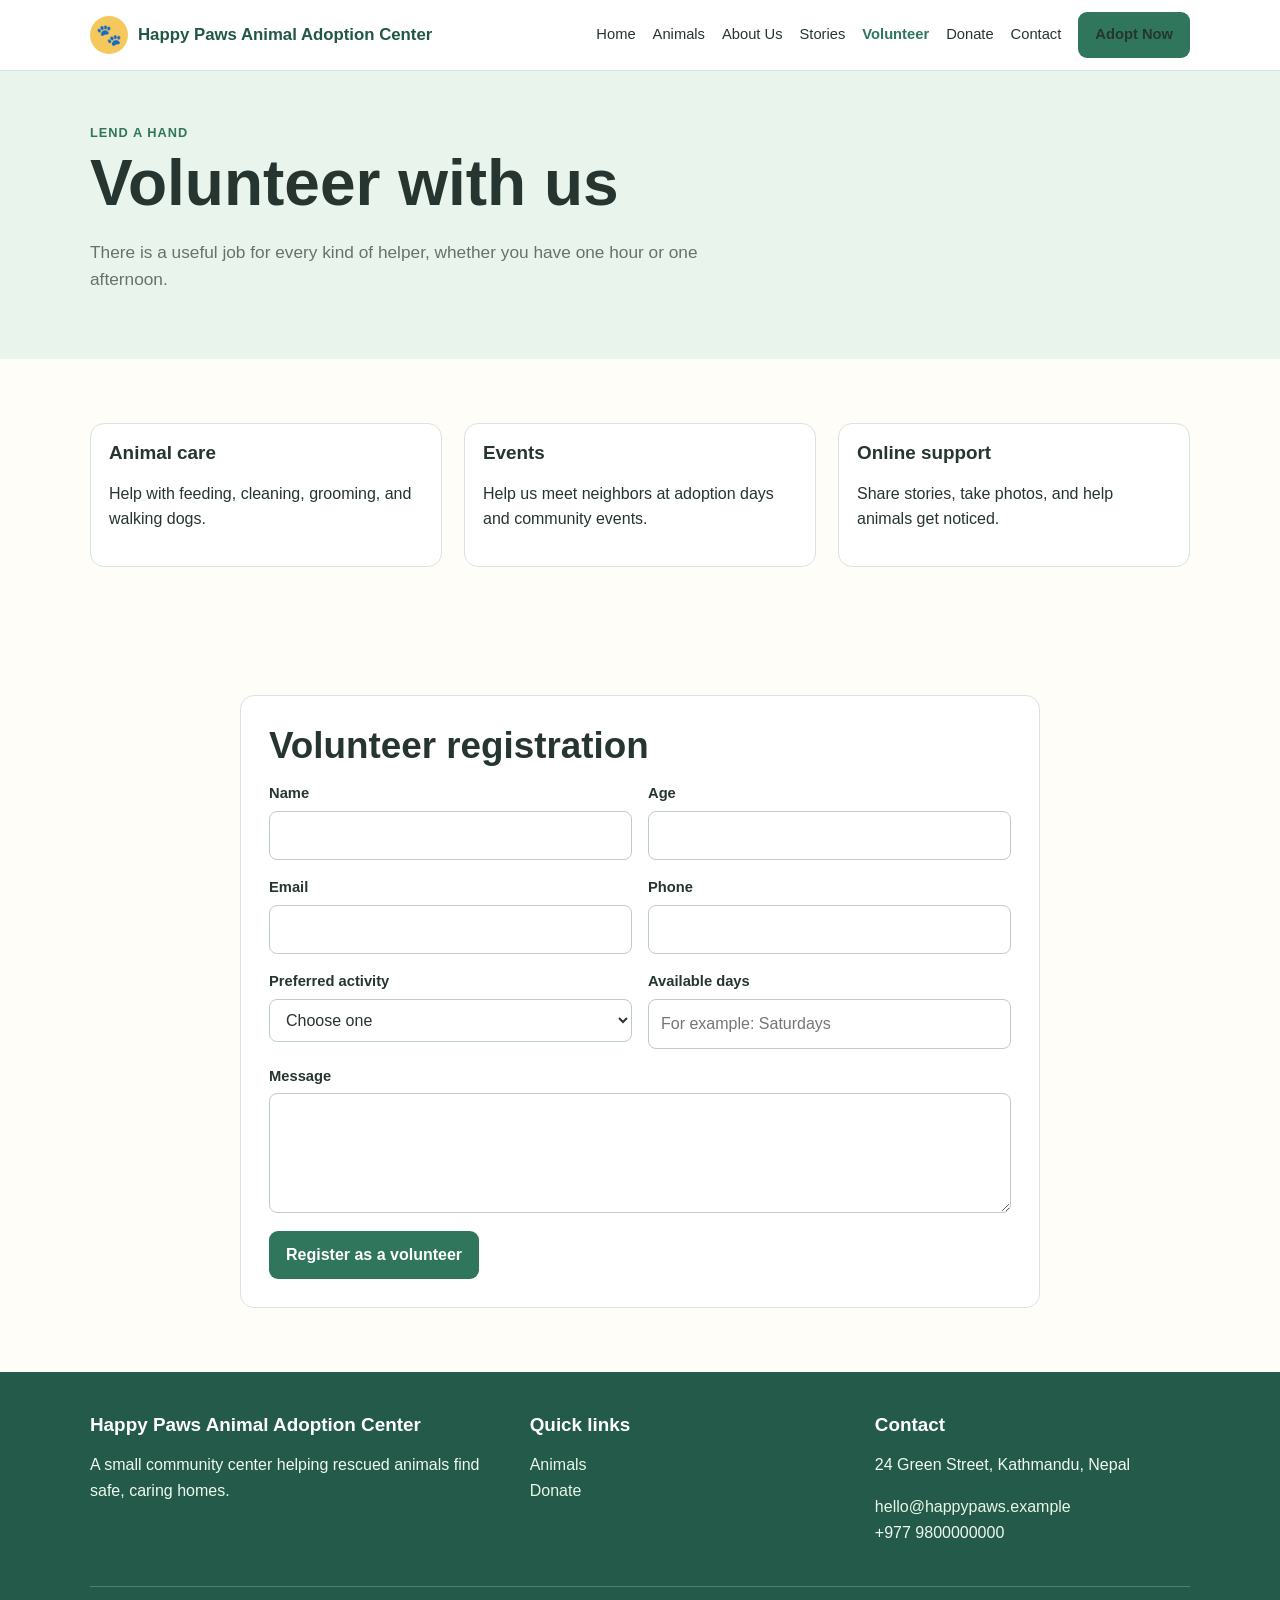
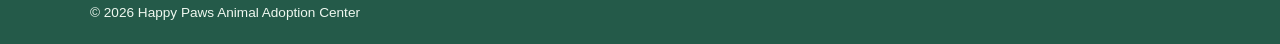
<file: volunteer.html>
<!doctype html><html lang="en"><head><meta charset="utf-8"><meta name="viewport" content="width=device-width, initial-scale=1"><title>Volunteer | Happy Paws</title><link rel="stylesheet" href="css/style.css"></head><body>
<header class="site-header"><div class="container nav-wrap"><a class="brand" href="index.html"><span class="brand-mark">🐾</span><span data-center-name>Happy Paws</span></a><button class="nav-toggle" aria-label="Open menu">☰</button><nav class="nav-links"><a href="index.html">Home</a><a href="animals.html">Animals</a><a href="about.html">About Us</a><a href="success-stories.html">Stories</a><a class="active" href="volunteer.html">Volunteer</a><a href="donate.html">Donate</a><a href="contact.html">Contact</a><a class="button" href="adoption.html">Adopt Now</a></nav></div></header>
<main><section class="page-intro"><div class="container"><span class="eyebrow">Lend a hand</span><h1>Volunteer with us</h1><p class="lead">There is a useful job for every kind of helper, whether you have one hour or one afternoon.</p></div></section><section class="section"><div class="container grid-3"><article class="card"><div class="card-body"><h3>Animal care</h3><p>Help with feeding, cleaning, grooming, and walking dogs.</p></div></article><article class="card"><div class="card-body"><h3>Events</h3><p>Help us meet neighbors at adoption days and community events.</p></div></article><article class="card"><div class="card-body"><h3>Online support</h3><p>Share stories, take photos, and help animals get noticed.</p></div></article></div></section><section class="section"><div class="container"><form class="form-panel" data-storage-key="volunteerApplications" data-form-endpoint="https://formspree.io/f/xdekowvo"><h2>Volunteer registration</h2><div class="form-grid"><div class="field"><label for="name">Name</label><input id="name" name="name" required></div><div class="field"><label for="age">Age</label><input id="age" name="age" type="number" min="16" required></div><div class="field"><label for="email">Email</label><input id="email" name="email" type="email" required></div><div class="field"><label for="phone">Phone</label><input id="phone" name="phone" type="tel" required></div><div class="field"><label for="activity">Preferred activity</label><select id="activity" name="activity" required><option value="">Choose one</option><option>Animal care</option><option>Events</option><option>Photography and social media</option><option>Fostering</option></select></div><div class="field"><label for="days">Available days</label><input id="days" name="availableDays" placeholder="For example: Saturdays" required></div><div class="field full"><label for="message">Message</label><textarea id="message" name="message" required></textarea></div></div><button class="button" type="submit">Register as a volunteer</button><div class="success-message">Thank you! Your volunteer registration has been received.</div></form></div></section></main>
<footer class="footer"><div class="container footer-grid"><div><h3 data-center-name></h3><p data-center-description></p></div><div><h3>Quick links</h3><p><a href="animals.html">Animals</a><br><a href="donate.html">Donate</a></p></div><div><h3>Contact</h3><p data-center-address></p><p><a data-center-email></a><br><span data-center-phone></span></p></div></div><div class="container footer-bottom">© <span data-year></span> <span data-center-name></span></div></footer><button class="back-top" aria-label="Back to top">↑</button><script src="js/data.js"></script><script src="js/main.js"></script><script src="js/forms.js"></script></body></html>
</file>
<file: css/style.css>
:root { --green:#2f765d; --green-dark:#205844; --mint:#e9f4ed; --yellow:#f5c85b; --blue:#dcecf3; --ink:#26352f; --muted:#65736d; --paper:#fffdf8; --line:#d9e4dd; --radius:14px; }
* { box-sizing:border-box; }
html { scroll-behavior:smooth; }
body { margin:0; color:var(--ink); background:var(--paper); font-family:'Nunito', sans-serif; line-height:1.6; }
a { color:var(--green-dark); text-decoration:none; }
a:hover { text-decoration:underline; }
img { max-width:100%; display:block; }
.container { width:min(1100px, calc(100% - 32px)); margin:auto; }
.site-header { background:#fff; border-bottom:1px solid var(--line); position:sticky; top:0; z-index:10; }
.nav-wrap { min-height:70px; display:flex; align-items:center; justify-content:space-between; gap:20px; }
.brand { display:flex; align-items:center; gap:10px; font-weight:800; color:var(--green-dark); font-size:1.05rem; }
.brand-mark { display:grid; place-items:center; width:38px; height:38px; border-radius:50%; background:var(--yellow); font-size:1.3rem; }
.nav-toggle { display:none; border:0; background:var(--mint); color:var(--green-dark); font-size:1.4rem; padding:7px 11px; border-radius:8px; cursor:pointer; }
.nav-links { display:flex; align-items:center; gap:17px; font-size:.92rem; }
.nav-links a { color:var(--ink); }
.nav-links a:hover, .nav-links a.active { color:var(--green); text-decoration:none; font-weight:700; }
.button { display:inline-block; border:0; border-radius:9px; background:var(--green); color:white; padding:11px 17px; font:inherit; font-weight:700; cursor:pointer; text-align:center; }
.button:hover { background:var(--green-dark); text-decoration:none; }
.button.secondary { background:var(--yellow); color:var(--ink); }
.button.outline { background:transparent; border:2px solid var(--green); color:var(--green-dark); }
.hero { background:var(--mint); padding:76px 0 68px; }
.hero-grid { display:grid; grid-template-columns:1.05fr .95fr; align-items:center; gap:48px; }
.eyebrow { color:var(--green); text-transform:uppercase; letter-spacing:1px; font-size:.8rem; font-weight:800; }
h1,h2,h3 { line-height:1.2; margin:0 0 14px; }
h1 { font-size:clamp(2.2rem, 5vw, 4rem); }
h2 { font-size:clamp(1.7rem, 3vw, 2.3rem); }
h3 { font-size:1.18rem; }
.lead { color:var(--muted); font-size:1.08rem; max-width:650px; }
.hero-art { min-height:290px; border-radius:26px; background:#b9ddc8; display:grid; place-items:center; font-size:8rem; border:7px solid white; transform:rotate(2deg); }
.section { padding:64px 0; }
.section-heading { display:flex; align-items:end; justify-content:space-between; gap:20px; margin-bottom:25px; }
.center { text-align:center; }
.grid-3 { display:grid; grid-template-columns:repeat(3,1fr); gap:22px; }
.grid-4 { display:grid; grid-template-columns:repeat(4,1fr); gap:16px; }
.card { background:white; border:1px solid var(--line); border-radius:var(--radius); overflow:hidden; }
.card-body { padding:18px; }
.animal-card img, .story-card img { width:100%; aspect-ratio:4/3; object-fit:cover; background:var(--blue); }
.meta { display:flex; flex-wrap:wrap; gap:7px; color:var(--muted); font-size:.9rem; }
.tag { background:var(--mint); border-radius:20px; padding:3px 10px; font-size:.78rem; font-weight:700; color:var(--green-dark); }
.card-actions { display:flex; gap:8px; margin-top:16px; flex-wrap:wrap; }
.stats { background:var(--blue); padding:30px 0; }
.stat { text-align:center; }
.stat strong { display:block; color:var(--green-dark); font-size:2rem; }
.notice { padding:14px 17px; border-radius:9px; background:var(--mint); border-left:4px solid var(--green); margin:18px 0; }
.page-intro { background:var(--mint); padding:48px 0; }
.filters { display:flex; gap:10px; flex-wrap:wrap; align-items:center; margin-bottom:26px; }
input, select, textarea { width:100%; border:1px solid #bdcdc4; border-radius:8px; padding:11px 12px; font:inherit; color:var(--ink); background:white; }
textarea { min-height:120px; resize:vertical; }
.filters input { max-width:350px; }
.filters select { width:auto; min-width:140px; }
.form-grid { display:grid; grid-template-columns:1fr 1fr; gap:16px; }
.field { display:flex; flex-direction:column; gap:5px; }
.field.full { grid-column:1/-1; }
label { font-weight:700; font-size:.92rem; }
.form-panel { max-width:800px; margin:auto; background:white; border:1px solid var(--line); border-radius:var(--radius); padding:28px; }
.form-panel .button { margin-top:18px; }
.detail-grid { display:grid; grid-template-columns:.9fr 1.1fr; gap:36px; align-items:start; }
.detail-image { width:100%; aspect-ratio:1/1; object-fit:cover; border-radius:var(--radius); background:var(--blue); }
.detail-list { display:grid; grid-template-columns:repeat(2,1fr); gap:12px; margin:20px 0; }
.detail-list div { padding:11px; background:var(--mint); border-radius:8px; }
.detail-list dt { color:var(--muted); font-size:.8rem; }
.detail-list dd { margin:0; font-weight:700; }
.info-list { padding-left:20px; }
.footer { background:#245a49; color:#eff8f0; padding:42px 0 20px; }
.footer a { color:#e7f6e9; }
.footer-grid { display:grid; grid-template-columns:1.3fr 1fr 1fr; gap:30px; }
.footer h3 { color:white; }
.footer-bottom { border-top:1px solid #4c806d; margin-top:25px; padding-top:15px; font-size:.85rem; }
.back-top { position:fixed; right:18px; bottom:18px; border:0; border-radius:50%; width:42px; height:42px; background:var(--yellow); color:var(--ink); font-size:1.1rem; cursor:pointer; display:none; }
.back-top.show { display:block; }
.map-placeholder { min-height:200px; display:grid; place-items:center; text-align:center; background:repeating-linear-gradient(45deg,#eef5ef,#eef5ef 12px,#e3eee7 12px,#e3eee7 24px); border-radius:var(--radius); color:var(--muted); }
.check-row { display:flex; gap:9px; align-items:flex-start; margin-top:15px; }
.check-row input { width:auto; margin-top:5px; }
.success-message { display:none; margin-top:16px; padding:14px; border-radius:8px; background:#e2f4df; color:#245a35; }
.success-message.show { display:block; }
@media (max-width:800px) { .nav-toggle { display:block; } .nav-links { display:none; position:absolute; left:0; right:0; top:70px; background:white; border-bottom:1px solid var(--line); padding:16px; flex-direction:column; align-items:stretch; } .nav-links.open { display:flex; } .nav-links .button { text-align:center; } .hero-grid,.detail-grid { grid-template-columns:1fr; } .hero-art { min-height:220px; } .grid-4 { grid-template-columns:repeat(2,1fr); } .footer-grid { grid-template-columns:1fr 1fr; } }
@media (max-width:560px) { .container { width:min(100% - 24px, 1100px); } .section { padding:44px 0; } .grid-3,.grid-4,.form-grid { grid-template-columns:1fr; } .footer-grid { grid-template-columns:1fr; } .form-panel { padding:19px; } .detail-list { grid-template-columns:1fr; } .section-heading { display:block; } .filters input,.filters select { max-width:none; width:100%; } }
</file>
